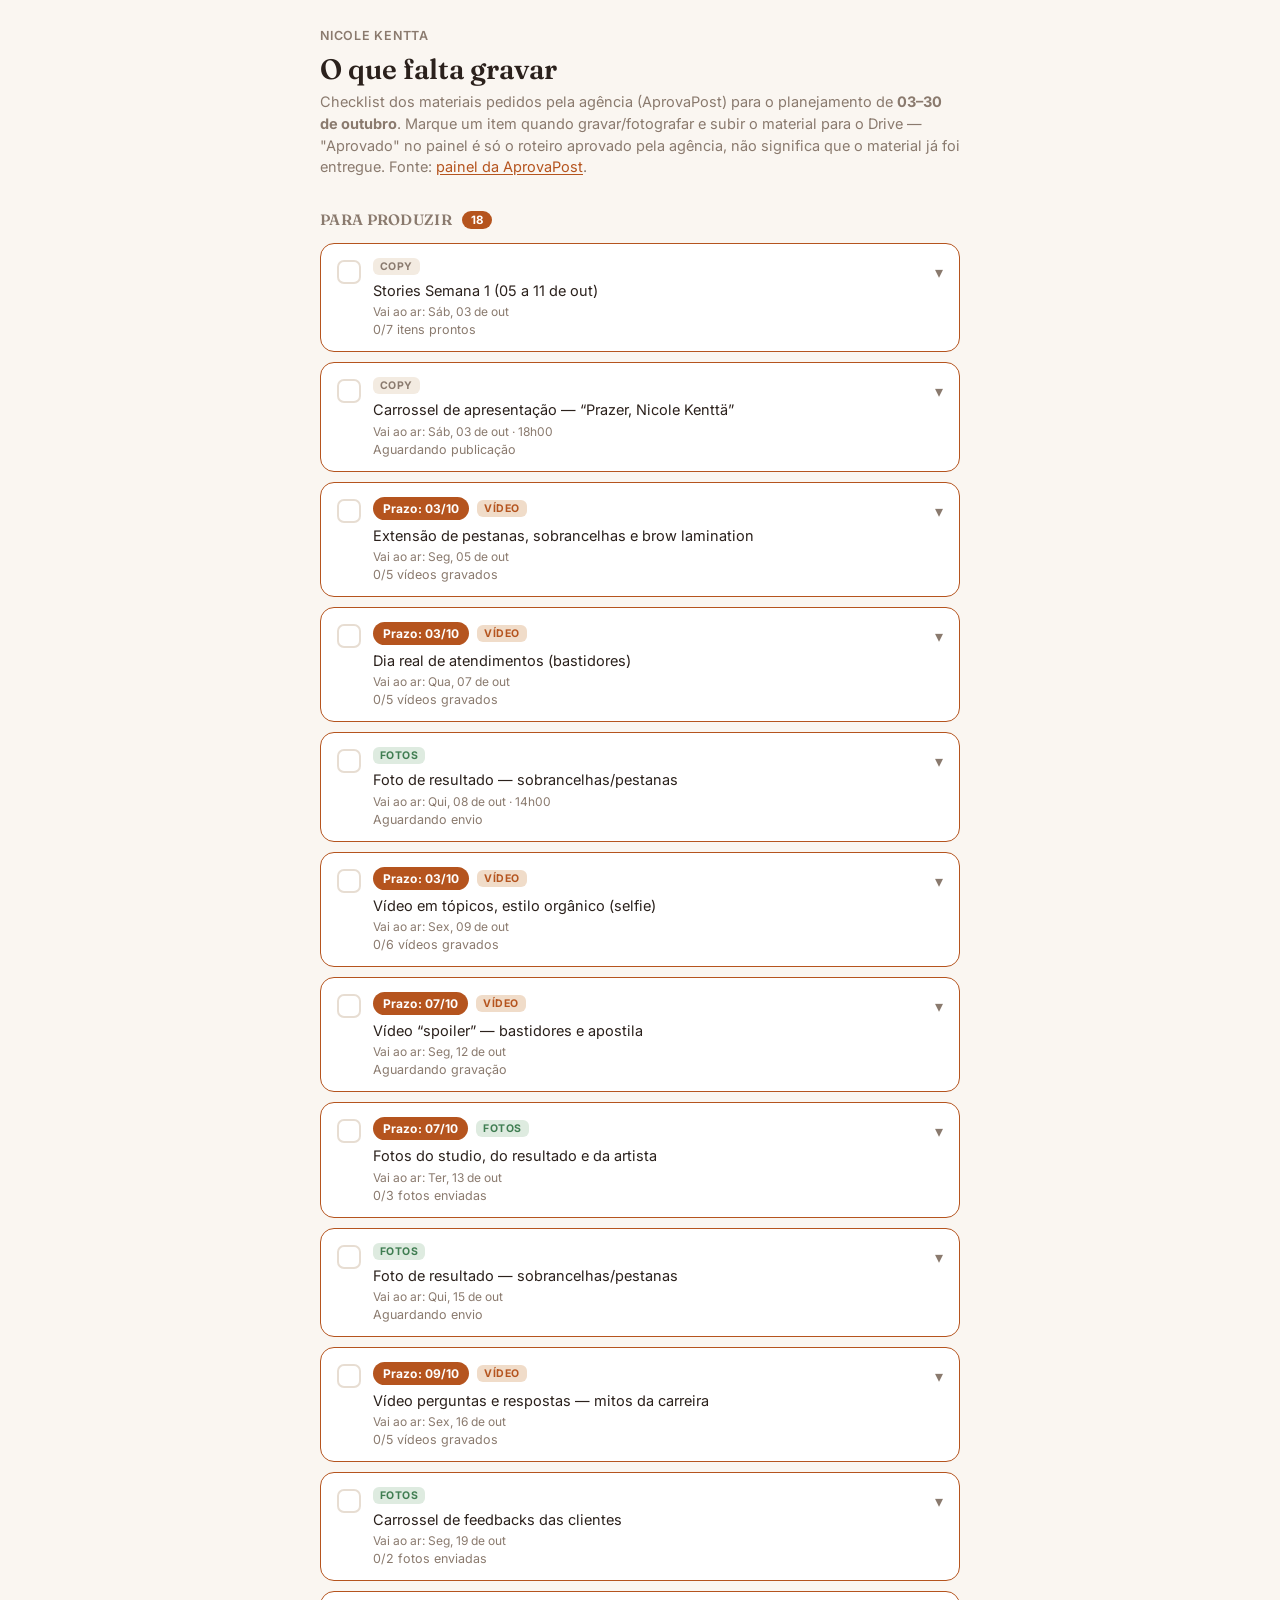
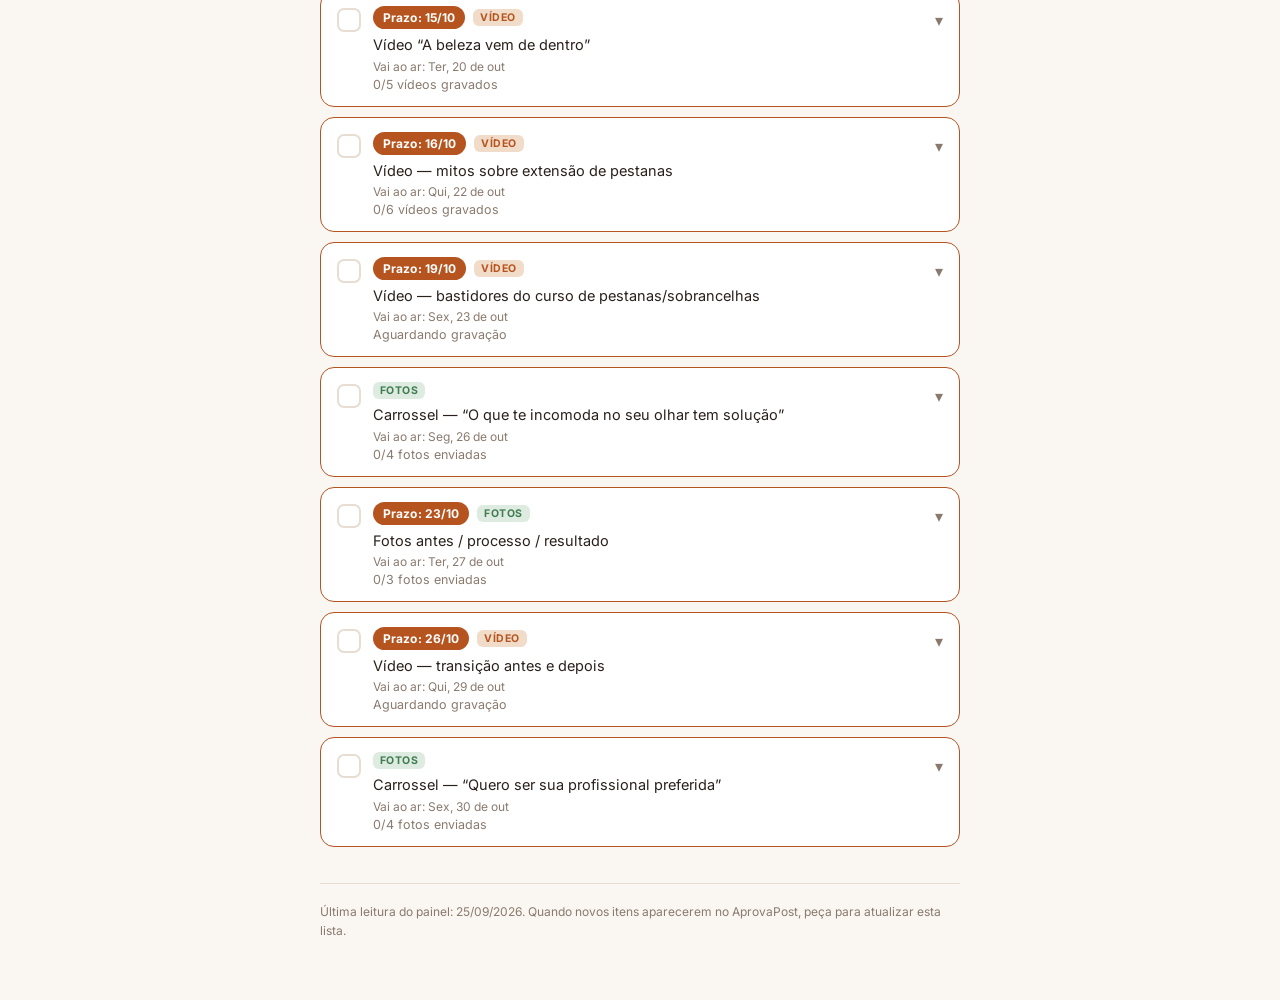
<file: docs/index.html>
<!doctype html>
<html lang="pt-BR">
<head>
<meta charset="utf-8">
<meta name="viewport" content="width=device-width, initial-scale=1">
<title>Entregas Nicole</title>
<link rel="preconnect" href="https://fonts.googleapis.com">
<link rel="preconnect" href="https://fonts.gstatic.com" crossorigin>
<link href="https://fonts.googleapis.com/css2?family=Fraunces:opsz,wght@9..144,500;9..144,600&family=Inter:wght@400;500;600;700&display=swap" rel="stylesheet">
<link rel="stylesheet" href="style.css">
</head>
<body>

<div class="wrap">
  <header class="top">
    <div class="eyebrow">Nicole Kentta</div>
    <h1>O que falta gravar</h1>
    <p class="subtitle">Checklist dos materiais pedidos pela agência (AprovaPost) para o planejamento de <strong>03–30 de outubro</strong>. Marque um item quando gravar/fotografar e subir o material para o Drive — "Aprovado" no painel é só o roteiro aprovado pela agência, não significa que o material já foi entregue. Fonte: <a href="https://aprovapost.com.br/13527/cliente/nicole-kentta/" target="_blank" rel="noopener">painel da AprovaPost</a>.</p>
  </header>

  <section>
    <div class="section-head">
      <h2>Para produzir</h2>
      <span class="count" id="pending-count">18</span>
    </div>
    <div class="list" id="pending-list"></div>
  </section>

  <footer>
    Última leitura do painel: 25/09/2026. Quando novos itens aparecerem no AprovaPost, peça para atualizar esta lista.
  </footer>
</div>

<script src="script.js"></script>
</body>
</html>
</file>
<file: docs/style.css>
:root{
  --bg:#FAF6F1;
  --surface:#FFFFFF;
  --surface-2:#F3EBE1;
  --ink:#2B211C;
  --muted:#8A7A6E;
  --accent:#B5541E;
  --accent-ink:#FFFFFF;
  --accent-soft:#F0DCC9;
  --success:#3F7D51;
  --success-soft:#DEEBE0;
  --border:#E7DDD2;
  color-scheme:light;
}
@media (prefers-color-scheme: dark){
  :root:not([data-theme="light"]){
    --bg:#1B1512;
    --surface:#241C18;
    --surface-2:#2D231D;
    --ink:#F3EAE1;
    --muted:#A9998C;
    --accent:#E08A4F;
    --accent-ink:#1B1512;
    --accent-soft:#3A2A1E;
    --success:#6FBF83;
    --success-soft:#25352A;
    --border:#3A2E27;
    color-scheme:dark;
  }
}
:root[data-theme="dark"]{
  --bg:#1B1512;
  --surface:#241C18;
  --surface-2:#2D231D;
  --ink:#F3EAE1;
  --muted:#A9998C;
  --accent:#E08A4F;
  --accent-ink:#1B1512;
  --accent-soft:#3A2A1E;
  --success:#6FBF83;
  --success-soft:#25352A;
  --border:#3A2E27;
  color-scheme:dark;
}

* { box-sizing:border-box; }
html, body{ height:100%; }
body{
  margin:0;
  background:var(--bg);
  color:var(--ink);
  font-family:"Inter",-apple-system,BlinkMacSystemFont,sans-serif;
  padding-inline:16px;
}
h1,h2,h3{ font-family:"Fraunces","Iowan Old Style",serif; text-wrap:balance; margin:0; }
a{ color:var(--accent); }

.wrap{ max-width:640px; margin:0 auto; padding-block:28px 60px; }

header.top{ margin-bottom:20px; }
.eyebrow{
  display:flex; align-items:center; gap:8px;
  font-size:12.5px; letter-spacing:.06em; text-transform:uppercase;
  color:var(--muted); font-weight:600; margin-bottom:10px;
}
header.top h1{ font-size:28px; font-weight:600; line-height:1.15; }
.subtitle{ color:var(--muted); font-size:14.5px; margin-top:6px; line-height:1.5; }
.subtitle a{ text-decoration:underline; text-underline-offset:2px; }

.progress-card{
  background:var(--surface);
  border:1px solid var(--border);
  border-radius:16px;
  padding:16px 18px;
  margin-top:18px;
  display:flex; flex-direction:column; gap:10px;
}
.progress-top{
  display:flex; justify-content:space-between; align-items:baseline; gap:12px;
}
.progress-top .num{ font-family:"Fraunces",serif; font-size:26px; font-variant-numeric:tabular-nums; }
.progress-top .lbl{ font-size:13px; color:var(--muted); }
.bar{ height:8px; border-radius:99px; background:var(--surface-2); overflow:hidden; }
.bar > div{ height:100%; background:var(--accent); border-radius:99px; transition:width .35s ease; }

section{ margin-top:32px; }
.section-head{
  display:flex; align-items:center; gap:10px; margin-bottom:14px;
}
.section-head h2{ font-size:15px; font-weight:600; letter-spacing:.02em; text-transform:uppercase; color:var(--muted); }
.section-head .count{
  font-size:11.5px; font-weight:700; color:var(--accent-ink); background:var(--accent);
  border-radius:99px; padding:2px 9px; font-family:"Inter",sans-serif;
}

.list{ display:flex; flex-direction:column; gap:10px; }

.card{
  background:var(--surface);
  border:1px solid var(--border);
  border-radius:14px;
  overflow:hidden;
}
.card.pending{ border-color:var(--accent); }

.card-row{
  display:flex; align-items:flex-start; gap:12px;
  padding:14px 16px;
  cursor:pointer;
}
.card-row:focus-visible{ outline:2px solid var(--accent); outline-offset:-2px; }

.check{
  flex:0 0 auto;
  width:24px; height:24px; margin-top:2px;
  border-radius:7px;
  border:2px solid var(--border);
  background:var(--surface);
  display:flex; align-items:center; justify-content:center;
  transition:background .15s ease, border-color .15s ease;
  cursor:pointer;
}
.check svg{ width:14px; height:14px; opacity:0; transition:opacity .15s ease; }
.card[data-done="true"] .check{ background:var(--success); border-color:var(--success); }
.card[data-done="true"] .check svg{ opacity:1; }
.check svg path{ stroke:white; }

.card-main{ flex:1 1 auto; min-width:0; }
.card-top{ display:flex; flex-wrap:wrap; align-items:center; gap:8px; margin-bottom:6px; }
.date{ font-weight:600; font-size:14.5px; }
.tag{
  font-size:10.5px; font-weight:700; letter-spacing:.04em; text-transform:uppercase;
  padding:2px 7px; border-radius:6px; background:var(--accent-soft); color:var(--accent);
}
.tag.copy{ background:var(--surface-2); color:var(--muted); }
.tag.foto{ background:var(--success-soft); color:var(--success); }
.deadline-badge{
  font-size:12px; font-weight:700; letter-spacing:.01em;
  padding:4px 10px; border-radius:99px; background:var(--accent); color:var(--accent-ink);
  white-space:nowrap;
}
.launch-date{
  font-size:12px; color:var(--muted); margin-top:3px;
}
.title{ font-size:14.5px; line-height:1.4; color:var(--ink); margin-top:2px; }
.title.muted{ color:var(--muted); }
.status-line{ font-size:12.5px; color:var(--muted); margin-top:3px; }
.status-line.done{ color:var(--success); font-weight:600; }

.sublist{ display:flex; flex-direction:column; gap:8px; margin:4px 0 8px; }
.subitem{
  display:flex; align-items:flex-start; gap:9px; cursor:pointer;
}
.subitem:focus-visible{ outline:2px solid var(--accent); outline-offset:2px; border-radius:6px; }
.subcheck{
  flex:0 0 auto; width:18px; height:18px; margin-top:1px;
  border-radius:5px; border:2px solid var(--border); background:var(--surface);
  display:flex; align-items:center; justify-content:center;
  transition:background .15s ease, border-color .15s ease;
}
.subcheck svg{ width:11px; height:11px; opacity:0; transition:opacity .15s ease; }
.subcheck svg path{ stroke:white; }
.subitem[data-done="true"] .subcheck{ background:var(--success); border-color:var(--success); }
.subitem[data-done="true"] .subcheck svg{ opacity:1; }
.subitem-text{ font-size:13.5px; line-height:1.5; }
.subitem[data-done="true"] .subitem-text{ color:var(--muted); text-decoration:line-through; text-decoration-color:var(--border); }

.chevron{ flex:0 0 auto; color:var(--muted); margin-top:4px; transition:transform .15s ease; }
.card[data-open="true"] .chevron{ transform:rotate(180deg); }

.details{
  padding:0 16px 16px 52px;
  display:none;
  font-size:13.5px; line-height:1.6; color:var(--ink);
}
.card[data-open="true"] .details{ display:block; }
.details h4{ font-size:11.5px; text-transform:uppercase; letter-spacing:.04em; color:var(--muted); margin:12px 0 4px; font-family:"Inter",sans-serif; font-weight:700; }
.details h4:first-child{ margin-top:0; }
.details p{ margin:0 0 8px; }
.details ul{ margin:4px 0 8px; padding-left:18px; }
.details li{ margin-bottom:3px; }
.ref-link{ display:inline-block; margin-top:4px; font-size:13px; }

.check-mini{
  flex:0 0 auto; width:24px; height:24px; margin-top:2px;
  background:var(--success); border:2px solid var(--success);
  border-radius:7px; display:flex; align-items:center; justify-content:center;
}
.check-mini svg{ width:14px; height:14px; }
.check-mini svg path{ stroke:white; }

footer{
  margin-top:36px; padding-top:18px; border-top:1px solid var(--border);
  font-size:12px; color:var(--muted); line-height:1.6;
}
</file>
